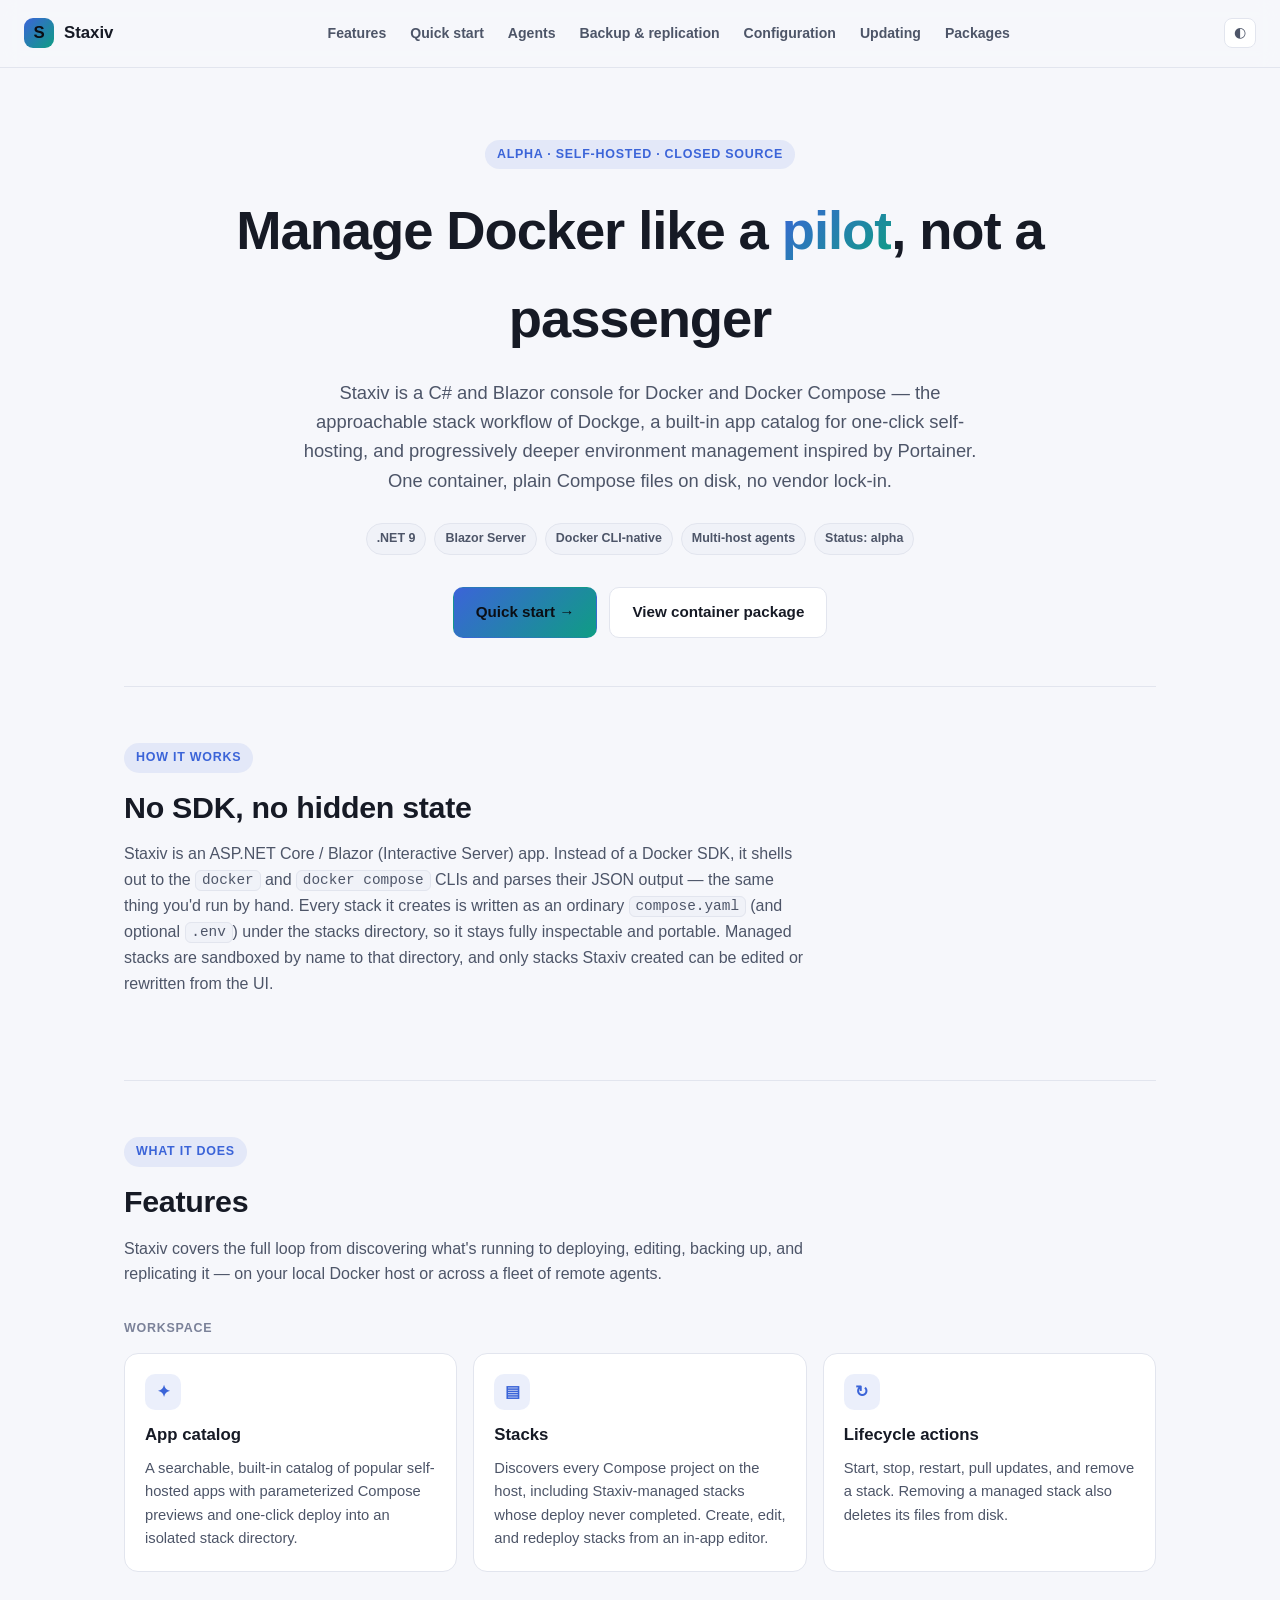
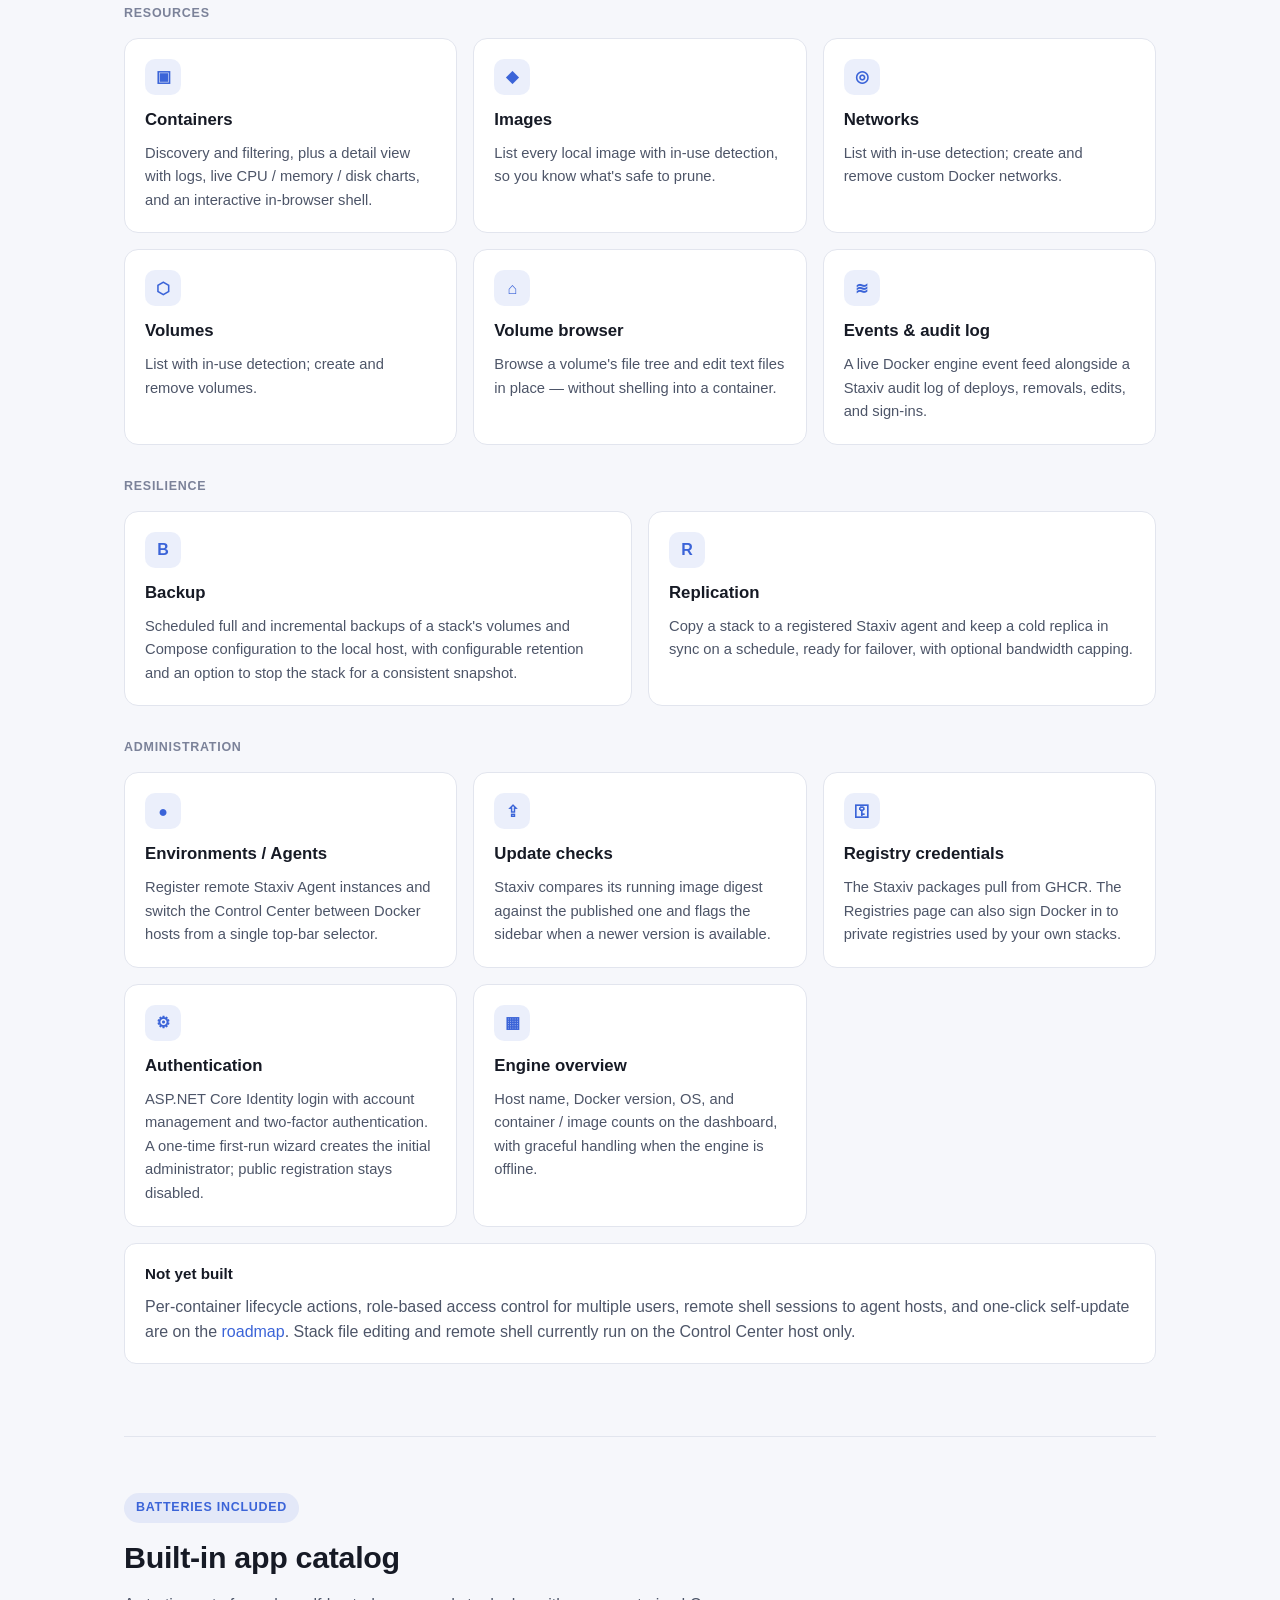
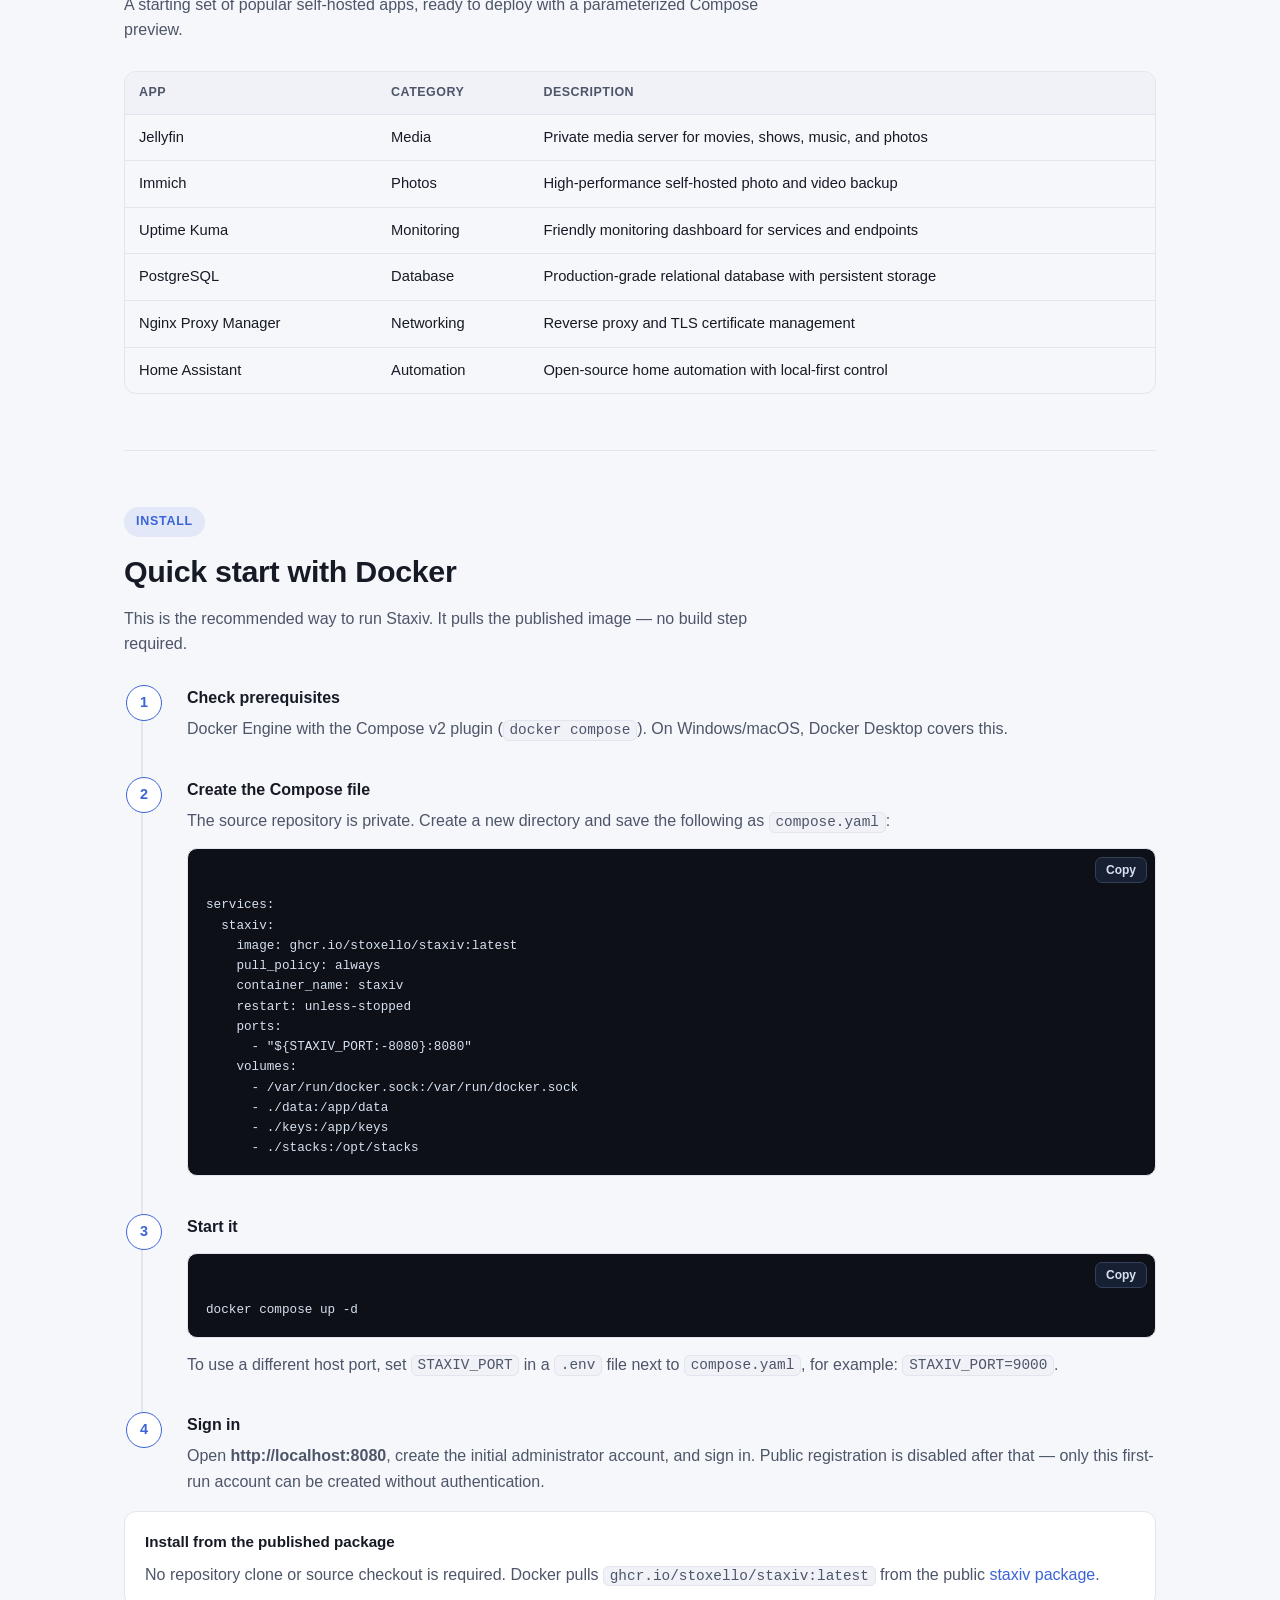
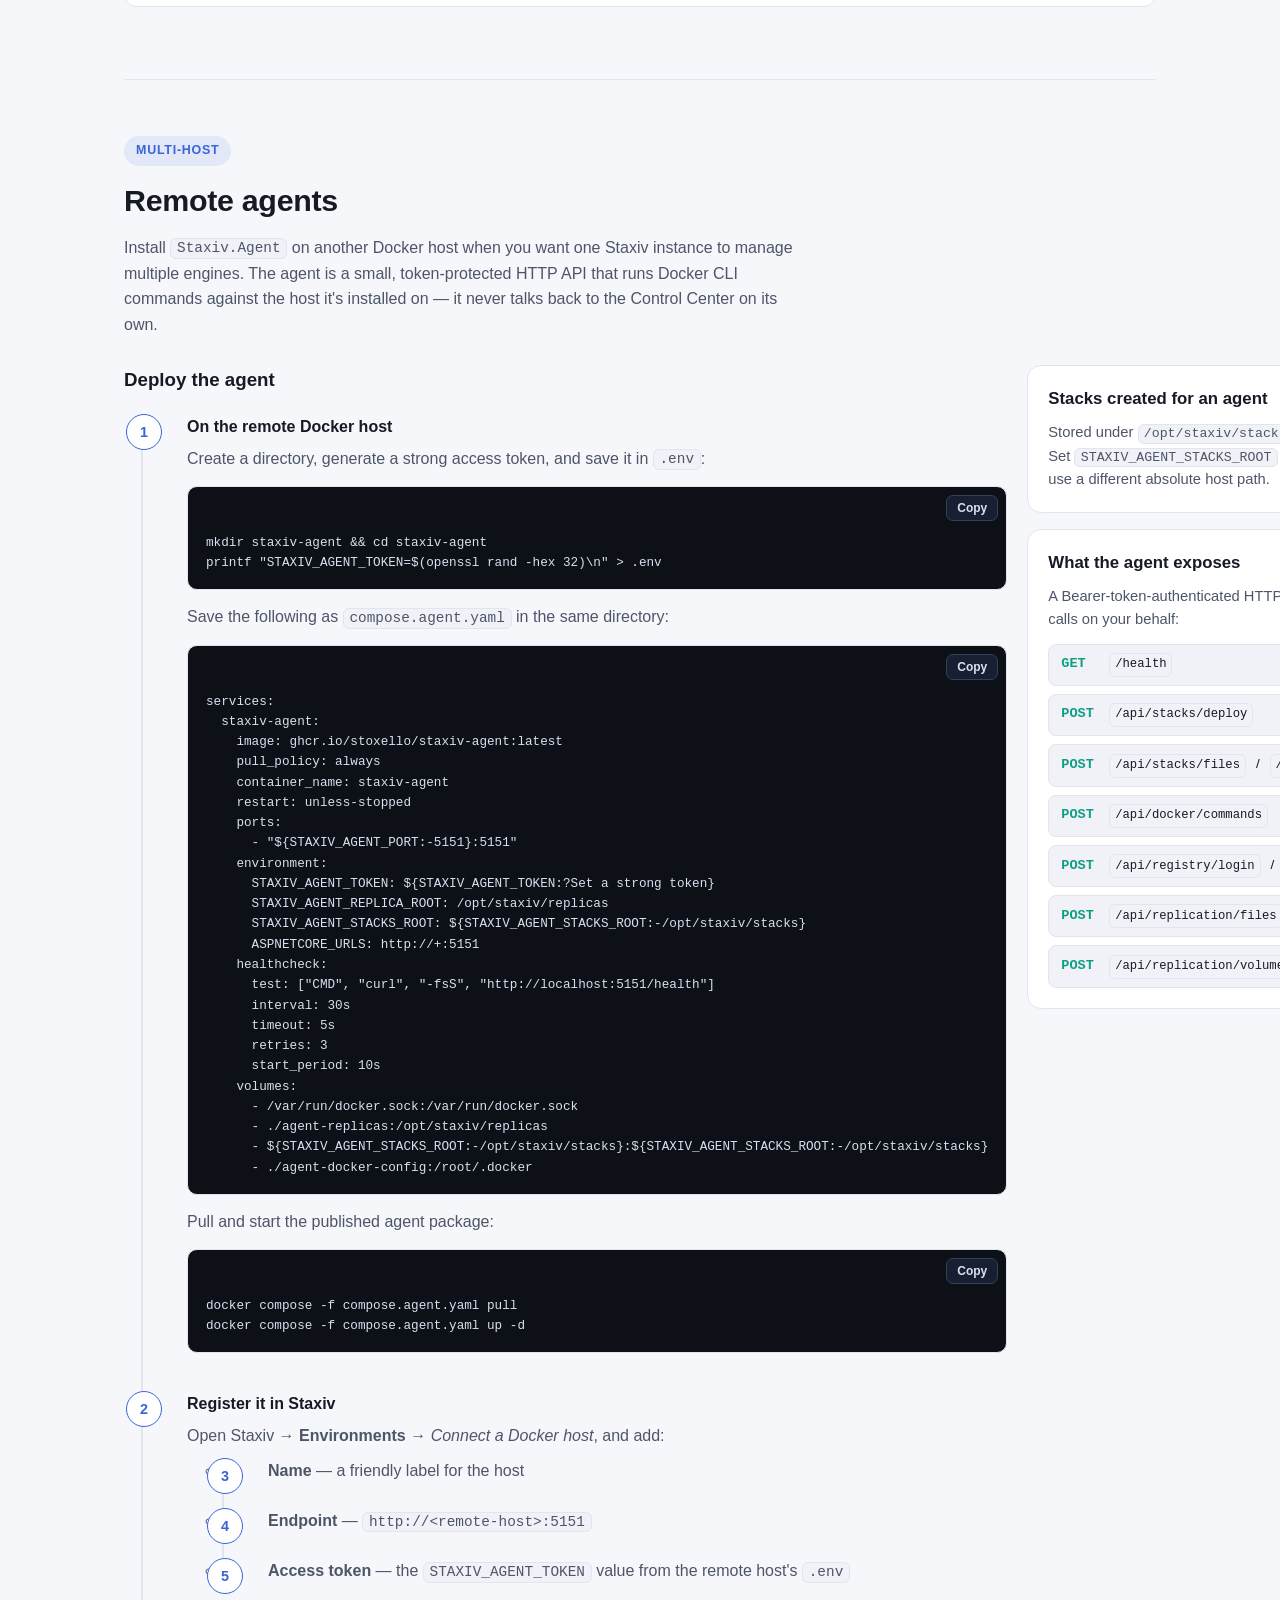
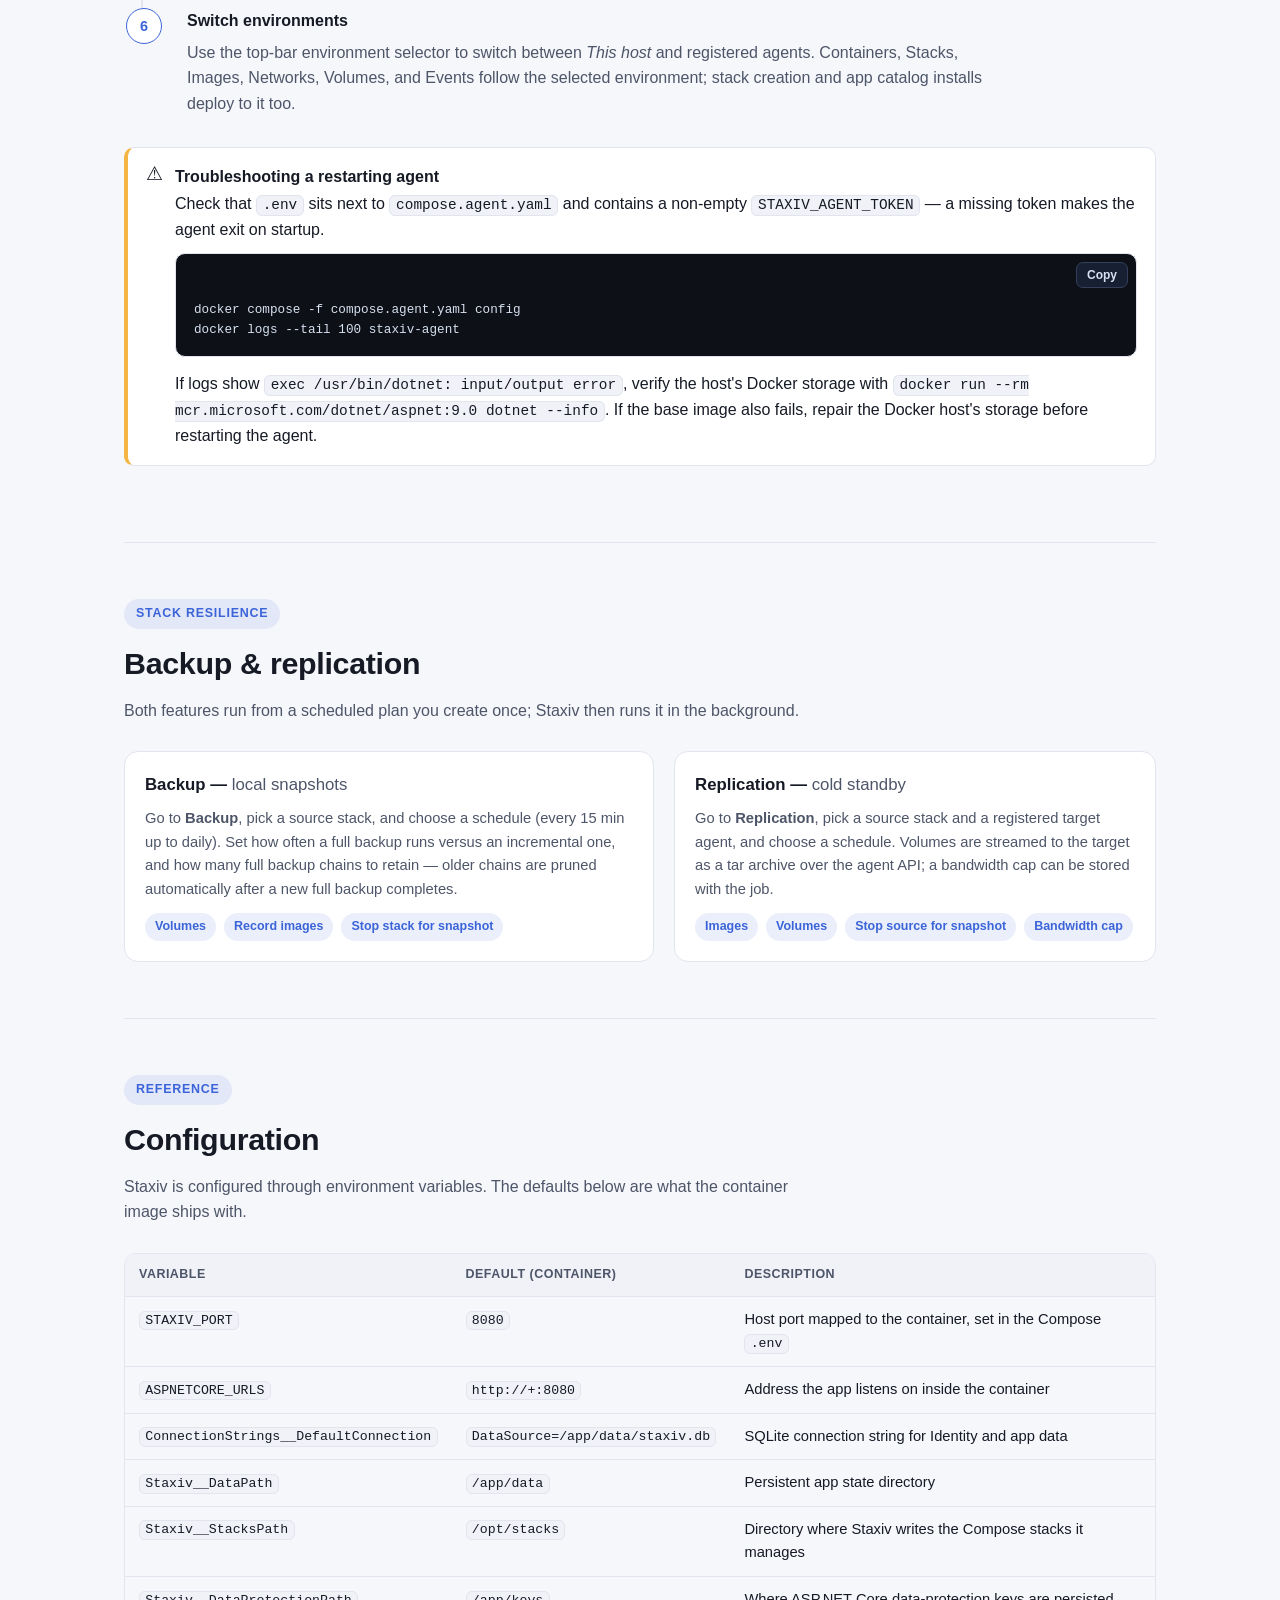
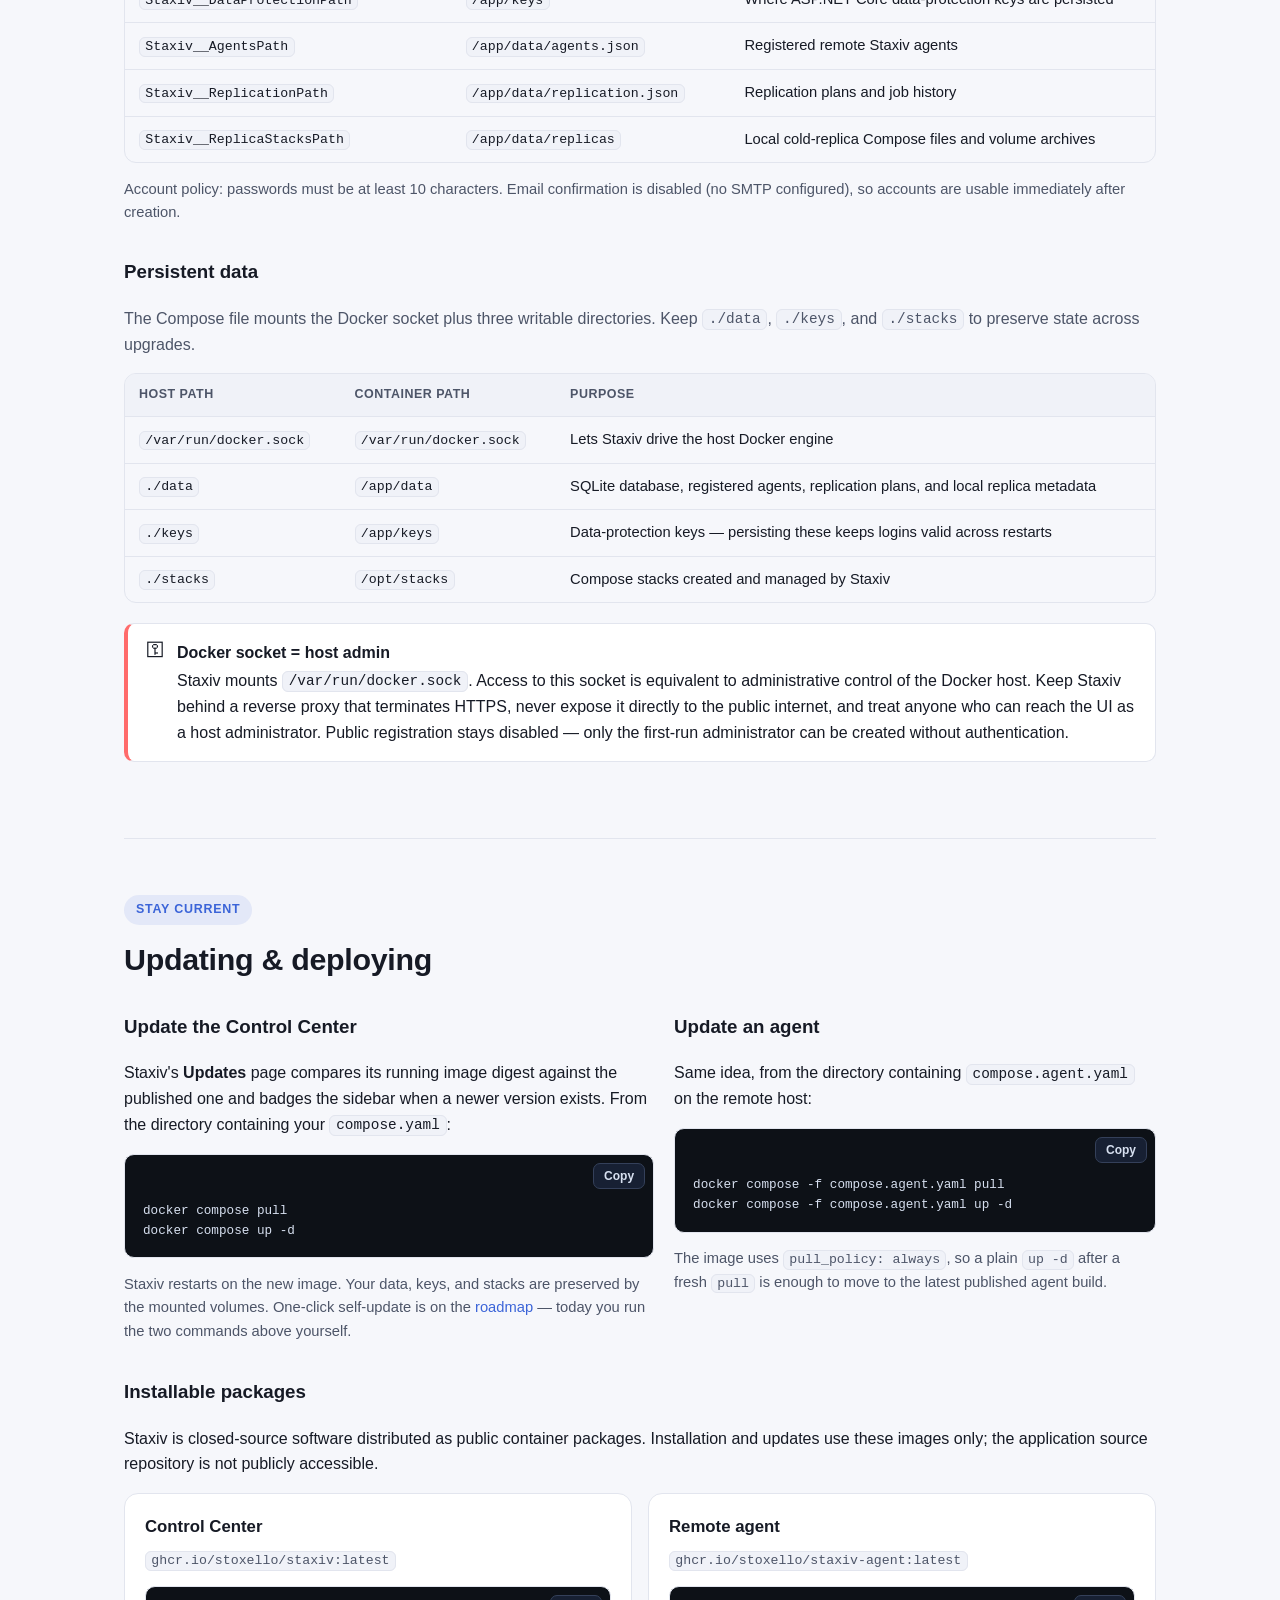
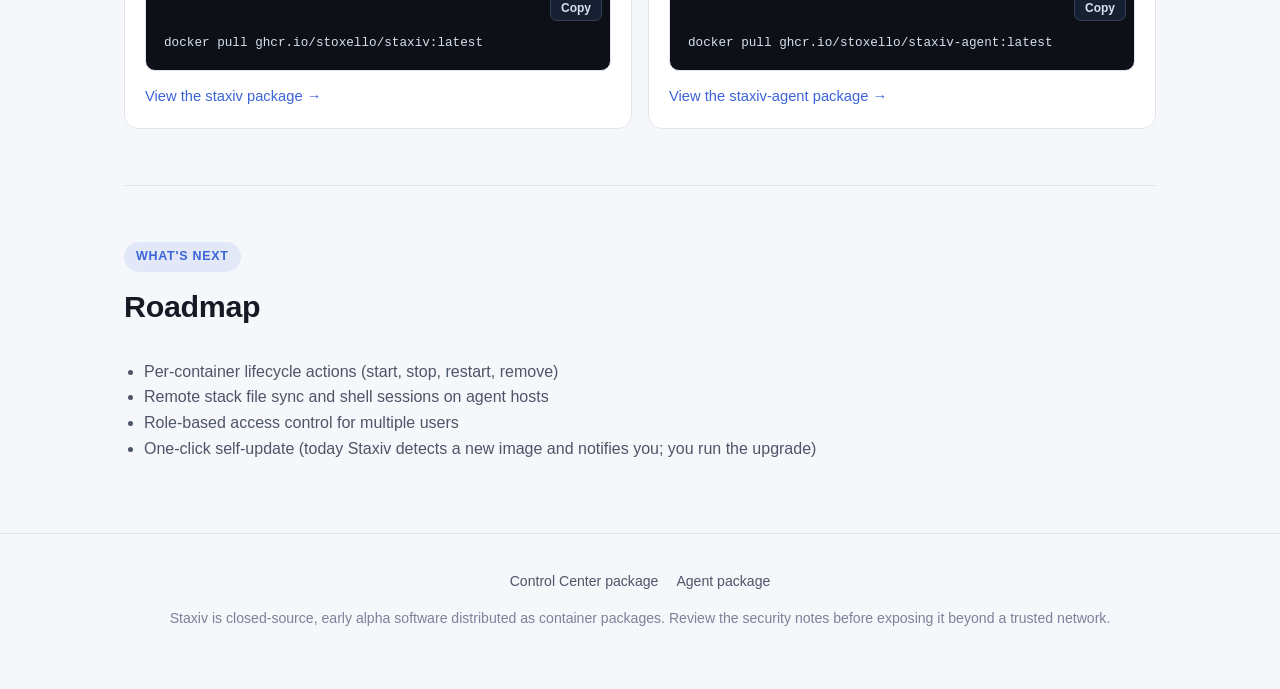
<file: docs/index.html>
<!doctype html>
<html lang="en">
<head>
<meta charset="utf-8">
<meta name="viewport" content="width=device-width, initial-scale=1">
<title>Staxiv — Docker &amp; Compose management console</title>
<meta name="description" content="Staxiv is a self-hosted C#/Blazor console for managing Docker: stacks, containers, images, networks, volumes, backups, replication, and remote agents.">
<style>
  :root{
    --bg:#0b0e14;
    --bg-elev:#11151f;
    --bg-elev-2:#161b28;
    --border:#242b3d;
    --text:#e7ebf3;
    --text-dim:#9aa4bb;
    --text-faint:#6b7690;
    --accent:#5b8cff;
    --accent-2:#7cd9c7;
    --accent-soft:rgba(91,140,255,0.12);
    --danger:#ff6b6b;
    --warn:#f5b544;
    --code-bg:#0d1117;
    --shadow:0 8px 30px rgba(0,0,0,0.35);
    --radius:14px;
    color-scheme: dark;
  }
  :root[data-theme="light"]{
    --bg:#f6f7fb;
    --bg-elev:#ffffff;
    --bg-elev-2:#f0f2f8;
    --border:#e2e5ee;
    --text:#161a25;
    --text-dim:#4d5568;
    --text-faint:#7b8299;
    --accent:#3b64d8;
    --accent-2:#0f9d84;
    --accent-soft:rgba(59,100,216,0.1);
    --code-bg:#0d1117;
    --shadow:0 8px 30px rgba(20,25,40,0.08);
    color-scheme: light;
  }
  @media (prefers-color-scheme: light){
    :root:not([data-theme="dark"]){
      --bg:#f6f7fb;
      --bg-elev:#ffffff;
      --bg-elev-2:#f0f2f8;
      --border:#e2e5ee;
      --text:#161a25;
      --text-dim:#4d5568;
      --text-faint:#7b8299;
      --accent:#3b64d8;
      --accent-2:#0f9d84;
      --accent-soft:rgba(59,100,216,0.1);
      --code-bg:#0d1117;
      --shadow:0 8px 30px rgba(20,25,40,0.08);
      color-scheme: light;
    }
  }
  *{box-sizing:border-box;}
  html{scroll-behavior:smooth;}
  body{
    margin:0;
    background:var(--bg);
    color:var(--text);
    font-family: -apple-system, BlinkMacSystemFont, "Segoe UI", Inter, Roboto, Helvetica, Arial, sans-serif;
    line-height:1.6;
    overflow-x:hidden;
  }
  a{color:var(--accent);text-decoration:none;}
  a:hover{text-decoration:underline;}
  code, pre{
    font-family: ui-monospace, SFMono-Regular, "SF Mono", Menlo, Consolas, "Liberation Mono", monospace;
  }
  code{
    background:var(--bg-elev-2);
    border:1px solid var(--border);
    padding:0.1em 0.4em;
    border-radius:6px;
    font-size:0.9em;
  }
  pre{
    position:relative;
    background:var(--code-bg);
    color:#d7e0f0;
    border:1px solid var(--border);
    border-radius:10px;
    padding:46px 18px 16px;
    overflow-x:auto;
    font-size:0.88rem;
    max-width:100%;
  }
  pre code{display:block;background:none;border:none;padding:0;}
  .copy-btn{
    position:absolute;top:8px;right:8px;
    border:1px solid #34405a;background:#172033;color:#d7e0f0;
    border-radius:7px;padding:5px 10px;cursor:pointer;
    font:600 0.75rem -apple-system, BlinkMacSystemFont, "Segoe UI", sans-serif;
  }
  .copy-btn:hover,.copy-btn:focus-visible{border-color:var(--accent);color:#fff;outline:none;}
  .copy-btn.copied{border-color:var(--accent-2);color:var(--accent-2);}

  .skip-link{position:absolute;left:-999px;top:0;background:var(--accent);color:#fff;padding:8px 14px;border-radius:8px;z-index:100;}
  .skip-link:focus{left:12px;top:12px;}

  header.site{
    position:sticky;top:0;z-index:50;
    display:flex;align-items:center;justify-content:space-between;
    padding:14px 24px;
    background:color-mix(in srgb, var(--bg) 88%, transparent);
    backdrop-filter:blur(10px);
    border-bottom:1px solid var(--border);
    gap:16px;
  }
  .brand{display:flex;align-items:center;gap:10px;font-weight:700;font-size:1.05rem;white-space:nowrap;}
  .brand .mark{
    width:30px;height:30px;border-radius:9px;
    background:linear-gradient(135deg,var(--accent),var(--accent-2));
    display:flex;align-items:center;justify-content:center;color:#0b0e14;font-weight:800;
  }
  nav.top{display:flex;gap:4px;flex-wrap:wrap;overflow-x:auto;}
  nav.top a{
    color:var(--text-dim);font-size:0.88rem;font-weight:600;
    padding:8px 10px;border-radius:8px;white-space:nowrap;
  }
  nav.top a:hover{color:var(--text);background:var(--bg-elev-2);text-decoration:none;}
  .header-actions{display:flex;align-items:center;gap:8px;}
  .icon-btn{
    border:1px solid var(--border);background:var(--bg-elev);color:var(--text-dim);
    border-radius:8px;padding:7px 9px;cursor:pointer;font-size:0.85rem;line-height:1;
  }
  .icon-btn:hover{color:var(--text);border-color:var(--accent);}
  main{max-width:1080px;margin:0 auto;padding:0 24px;}

  .hero{
    padding:72px 0 48px;
    text-align:center;
  }
  .eyebrow{
    display:inline-block;font-size:0.78rem;font-weight:700;letter-spacing:0.06em;text-transform:uppercase;
    color:var(--accent);background:var(--accent-soft);padding:5px 12px;border-radius:999px;margin-bottom:18px;
  }
  .hero h1{
    font-size:clamp(2.2rem,5vw,3.4rem);
    margin:0 0 16px;
    letter-spacing:-0.02em;
  }
  .hero h1 span{
    background:linear-gradient(135deg,var(--accent),var(--accent-2));
    -webkit-background-clip:text;background-clip:text;color:transparent;
  }
  .hero p.lead{
    font-size:1.15rem;color:var(--text-dim);max-width:680px;margin:0 auto 28px;
  }
  .badges{display:flex;gap:8px;justify-content:center;flex-wrap:wrap;margin-bottom:32px;}
  .badge{
    font-size:0.78rem;font-weight:600;padding:5px 10px;border-radius:999px;
    background:var(--bg-elev-2);border:1px solid var(--border);color:var(--text-dim);
  }
  .cta-row{display:flex;gap:12px;justify-content:center;flex-wrap:wrap;}
  .btn{
    display:inline-flex;align-items:center;gap:8px;
    padding:12px 22px;border-radius:10px;font-weight:700;font-size:0.95rem;
    border:1px solid transparent;cursor:pointer;
  }
  .btn-primary{background:linear-gradient(135deg,var(--accent),var(--accent-2));color:#0b0e14;}
  .btn-primary:hover{text-decoration:none;filter:brightness(1.06);}
  .btn-secondary{background:var(--bg-elev);border-color:var(--border);color:var(--text);}
  .btn-secondary:hover{text-decoration:none;border-color:var(--accent);}

  .alert{
    display:flex;gap:12px;align-items:flex-start;
    background:var(--bg-elev);border:1px solid var(--border);border-left:4px solid var(--warn);
    border-radius:10px;padding:16px 18px;margin:20px 0;
  }
  .alert.danger{border-left-color:var(--danger);}
  .alert .ico{font-size:1.2rem;line-height:1;}
  .alert strong{display:block;margin-bottom:2px;}

  section{padding:56px 0;border-top:1px solid var(--border);}
  section:first-of-type{border-top:none;}
  .section-head{margin-bottom:28px;max-width:680px;}
  .section-head .eyebrow{margin-bottom:10px;}
  .section-head h2{font-size:1.9rem;margin:0 0 10px;letter-spacing:-0.01em;}
  .section-head p{color:var(--text-dim);margin:0;}

  .grid{display:grid;gap:16px;}
  .grid.cols-3{grid-template-columns:repeat(3,1fr);}
  .grid.cols-2{grid-template-columns:repeat(2,1fr);}
  @media (max-width:820px){
    .grid.cols-3{grid-template-columns:repeat(2,1fr);}
    .grid.cols-2{grid-template-columns:1fr;}
  }
  @media (max-width:560px){
    .grid.cols-3{grid-template-columns:1fr;}
  }

  .card{
    background:var(--bg-elev);border:1px solid var(--border);border-radius:var(--radius);
    padding:20px;
  }
  .card .ico{
    width:36px;height:36px;border-radius:10px;background:var(--accent-soft);color:var(--accent);
    display:flex;align-items:center;justify-content:center;font-weight:800;margin-bottom:12px;font-size:1rem;
  }
  .card h3{margin:0 0 8px;font-size:1.05rem;}
  .card p{margin:0;color:var(--text-dim);font-size:0.92rem;}

  .feature-group-title{
    font-size:0.78rem;font-weight:700;letter-spacing:0.06em;text-transform:uppercase;
    color:var(--text-faint);margin:32px 0 14px;
  }
  .feature-group-title:first-child{margin-top:0;}

  table{width:100%;border-collapse:collapse;font-size:0.92rem;}
  .table-wrap{overflow-x:auto;border:1px solid var(--border);border-radius:12px;}
  th,td{text-align:left;padding:11px 14px;border-bottom:1px solid var(--border);vertical-align:top;}
  th{background:var(--bg-elev-2);color:var(--text-dim);font-size:0.78rem;text-transform:uppercase;letter-spacing:0.04em;}
  tr:last-child td{border-bottom:none;}
  td code{white-space:nowrap;}

  .steps{counter-reset:step;list-style:none;padding:0;margin:0;}
  .steps li{
    counter-increment:step;
    position:relative;padding:0 0 24px 44px;
    border-left:2px solid var(--border);margin-left:17px;
  }
  .steps li:last-child{border-left-color:transparent;padding-bottom:0;}
  .steps li::before{
    content:counter(step);
    position:absolute;left:-17px;top:0;
    width:34px;height:34px;border-radius:50%;
    background:var(--bg-elev);border:1px solid var(--accent);color:var(--accent);
    display:flex;align-items:center;justify-content:center;font-weight:700;font-size:0.9rem;
  }
  .steps h4{margin:0 0 6px;font-size:1rem;}
  .steps p{margin:0 0 10px;color:var(--text-dim);}

  .callout{
    background:var(--bg-elev);border:1px solid var(--border);border-radius:12px;
    padding:18px 20px;margin:16px 0;
  }
  .callout h4{margin:0 0 8px;font-size:0.95rem;}

  .two-col{display:grid;grid-template-columns:1.1fr 1fr;gap:20px;align-items:start;}
  @media (max-width:820px){.two-col{grid-template-columns:1fr;}}

  .pill-row{display:flex;flex-wrap:wrap;gap:8px;margin:12px 0 0;}
  .pill{font-size:0.78rem;font-weight:600;padding:4px 10px;border-radius:999px;background:var(--accent-soft);color:var(--accent);}

  .api-list{list-style:none;margin:0;padding:0;display:grid;gap:8px;}
  .api-list li{
    display:flex;gap:10px;align-items:baseline;
    background:var(--bg-elev-2);border:1px solid var(--border);border-radius:8px;padding:8px 12px;font-size:0.85rem;
  }
  .method{font-weight:700;color:var(--accent-2);font-family:ui-monospace,monospace;min-width:38px;}

  footer{
    border-top:1px solid var(--border);padding:36px 24px 60px;text-align:center;color:var(--text-faint);font-size:0.88rem;
  }
  footer a{color:var(--text-dim);}
  .foot-links{display:flex;gap:18px;justify-content:center;flex-wrap:wrap;margin-bottom:14px;}

  .anchor-offset{scroll-margin-top:74px;}

  ::selection{background:var(--accent-soft);}
</style>
</head>
<body>
<a class="skip-link" href="#main">Skip to content</a>

<header class="site">
  <div class="brand"><span class="mark">S</span> Staxiv</div>
  <nav class="top">
    <a href="#features">Features</a>
    <a href="#quick-start">Quick start</a>
    <a href="#agents">Agents</a>
    <a href="#resilience">Backup &amp; replication</a>
    <a href="#configuration">Configuration</a>
    <a href="#updating">Updating</a>
    <a href="#deploying">Packages</a>
  </nav>
  <div class="header-actions">
    <button class="icon-btn" id="theme-toggle" type="button" aria-label="Toggle color theme" title="Toggle color theme">◐</button>
  </div>
</header>

<main id="main">

  <section class="hero" style="border-top:none;">
    <span class="eyebrow">Alpha · self-hosted · closed source</span>
    <h1>Manage Docker like a <span>pilot</span>, not a passenger</h1>
    <p class="lead">
      Staxiv is a C# and Blazor console for Docker and Docker Compose — the approachable stack workflow
      of Dockge, a built-in app catalog for one-click self-hosting, and progressively deeper environment
      management inspired by Portainer. One container, plain Compose files on disk, no vendor lock-in.
    </p>
    <div class="badges">
      <span class="badge">.NET 9</span>
      <span class="badge">Blazor Server</span>
      <span class="badge">Docker CLI-native</span>
      <span class="badge">Multi-host agents</span>
      <span class="badge">Status: alpha</span>
    </div>
    <div class="cta-row">
      <a class="btn btn-primary" href="#quick-start">Quick start →</a>
      <a class="btn btn-secondary" href="https://github.com/users/stoxello/packages/container/package/staxiv" target="_blank" rel="noopener">View container package</a>
    </div>
  </section>

  <section id="overview" class="anchor-offset">
    <div class="section-head">
      <span class="eyebrow">How it works</span>
      <h2>No SDK, no hidden state</h2>
      <p>Staxiv is an ASP.NET Core / Blazor (Interactive Server) app. Instead of a Docker SDK, it shells
      out to the <code>docker</code> and <code>docker compose</code> CLIs and parses their JSON output — the
      same thing you'd run by hand. Every stack it creates is written as an ordinary <code>compose.yaml</code>
      (and optional <code>.env</code>) under the stacks directory, so it stays fully inspectable and portable.
      Managed stacks are sandboxed by name to that directory, and only stacks Staxiv created can be edited
      or rewritten from the UI.</p>
    </div>
  </section>

  <section id="features" class="anchor-offset">
    <div class="section-head">
      <span class="eyebrow">What it does</span>
      <h2>Features</h2>
      <p>Staxiv covers the full loop from discovering what's running to deploying, editing, backing up,
      and replicating it — on your local Docker host or across a fleet of remote agents.</p>
    </div>

    <div class="feature-group-title">Workspace</div>
    <div class="grid cols-3">
      <div class="card"><div class="ico">✦</div><h3>App catalog</h3><p>A searchable, built-in catalog of popular self-hosted apps with parameterized Compose previews and one-click deploy into an isolated stack directory.</p></div>
      <div class="card"><div class="ico">▤</div><h3>Stacks</h3><p>Discovers every Compose project on the host, including Staxiv-managed stacks whose deploy never completed. Create, edit, and redeploy stacks from an in-app editor.</p></div>
      <div class="card"><div class="ico">↻</div><h3>Lifecycle actions</h3><p>Start, stop, restart, pull updates, and remove a stack. Removing a managed stack also deletes its files from disk.</p></div>
    </div>

    <div class="feature-group-title">Resources</div>
    <div class="grid cols-3">
      <div class="card"><div class="ico">▣</div><h3>Containers</h3><p>Discovery and filtering, plus a detail view with logs, live CPU / memory / disk charts, and an interactive in-browser shell.</p></div>
      <div class="card"><div class="ico">◆</div><h3>Images</h3><p>List every local image with in-use detection, so you know what's safe to prune.</p></div>
      <div class="card"><div class="ico">◎</div><h3>Networks</h3><p>List with in-use detection; create and remove custom Docker networks.</p></div>
      <div class="card"><div class="ico">⬡</div><h3>Volumes</h3><p>List with in-use detection; create and remove volumes.</p></div>
      <div class="card"><div class="ico">⌂</div><h3>Volume browser</h3><p>Browse a volume's file tree and edit text files in place — without shelling into a container.</p></div>
      <div class="card"><div class="ico">≋</div><h3>Events &amp; audit log</h3><p>A live Docker engine event feed alongside a Staxiv audit log of deploys, removals, edits, and sign-ins.</p></div>
    </div>

    <div class="feature-group-title">Resilience</div>
    <div class="grid cols-2">
      <div class="card"><div class="ico">B</div><h3>Backup</h3><p>Scheduled full and incremental backups of a stack's volumes and Compose configuration to the local host, with configurable retention and an option to stop the stack for a consistent snapshot.</p></div>
      <div class="card"><div class="ico">R</div><h3>Replication</h3><p>Copy a stack to a registered Staxiv agent and keep a cold replica in sync on a schedule, ready for failover, with optional bandwidth capping.</p></div>
    </div>

    <div class="feature-group-title">Administration</div>
    <div class="grid cols-3">
      <div class="card"><div class="ico">●</div><h3>Environments / Agents</h3><p>Register remote Staxiv Agent instances and switch the Control Center between Docker hosts from a single top-bar selector.</p></div>
      <div class="card"><div class="ico">⇪</div><h3>Update checks</h3><p>Staxiv compares its running image digest against the published one and flags the sidebar when a newer version is available.</p></div>
      <div class="card"><div class="ico">⚿</div><h3>Registry credentials</h3><p>The Staxiv packages pull from GHCR. The Registries page can also sign Docker in to private registries used by your own stacks.</p></div>
      <div class="card"><div class="ico">⚙</div><h3>Authentication</h3><p>ASP.NET Core Identity login with account management and two-factor authentication. A one-time first-run wizard creates the initial administrator; public registration stays disabled.</p></div>
      <div class="card"><div class="ico">▦</div><h3>Engine overview</h3><p>Host name, Docker version, OS, and container / image counts on the dashboard, with graceful handling when the engine is offline.</p></div>
    </div>

    <div class="callout">
      <h4>Not yet built</h4>
      <p style="margin:0;color:var(--text-dim);">Per-container lifecycle actions, role-based access control for multiple users, remote shell sessions to agent hosts, and one-click self-update are on the <a href="#roadmap">roadmap</a>. Stack file editing and remote shell currently run on the Control Center host only.</p>
    </div>
  </section>

  <section id="catalog" class="anchor-offset">
    <div class="section-head">
      <span class="eyebrow">Batteries included</span>
      <h2>Built-in app catalog</h2>
      <p>A starting set of popular self-hosted apps, ready to deploy with a parameterized Compose preview.</p>
    </div>
    <div class="table-wrap">
      <table>
        <thead><tr><th>App</th><th>Category</th><th>Description</th></tr></thead>
        <tbody>
          <tr><td>Jellyfin</td><td>Media</td><td>Private media server for movies, shows, music, and photos</td></tr>
          <tr><td>Immich</td><td>Photos</td><td>High-performance self-hosted photo and video backup</td></tr>
          <tr><td>Uptime Kuma</td><td>Monitoring</td><td>Friendly monitoring dashboard for services and endpoints</td></tr>
          <tr><td>PostgreSQL</td><td>Database</td><td>Production-grade relational database with persistent storage</td></tr>
          <tr><td>Nginx Proxy Manager</td><td>Networking</td><td>Reverse proxy and TLS certificate management</td></tr>
          <tr><td>Home Assistant</td><td>Automation</td><td>Open-source home automation with local-first control</td></tr>
        </tbody>
      </table>
    </div>
  </section>

  <section id="quick-start" class="anchor-offset">
    <div class="section-head">
      <span class="eyebrow">Install</span>
      <h2>Quick start with Docker</h2>
      <p>This is the recommended way to run Staxiv. It pulls the published image — no build step required.</p>
    </div>

    <ol class="steps">
      <li>
        <h4>Check prerequisites</h4>
        <p>Docker Engine with the Compose v2 plugin (<code>docker compose</code>). On Windows/macOS, Docker Desktop covers this.</p>
      </li>
      <li>
        <h4>Create the Compose file</h4>
        <p>The source repository is private. Create a new directory and save the following as <code>compose.yaml</code>:</p>
<pre><code>services:
  staxiv:
    image: ghcr.io/stoxello/staxiv:latest
    pull_policy: always
    container_name: staxiv
    restart: unless-stopped
    ports:
      - "${STAXIV_PORT:-8080}:8080"
    volumes:
      - /var/run/docker.sock:/var/run/docker.sock
      - ./data:/app/data
      - ./keys:/app/keys
      - ./stacks:/opt/stacks</code></pre>
      </li>
      <li>
        <h4>Start it</h4>
<pre><code>docker compose up -d</code></pre>
        <p>To use a different host port, set <code>STAXIV_PORT</code> in a <code>.env</code> file next to <code>compose.yaml</code>, for example: <code>STAXIV_PORT=9000</code>.</p>
      </li>
      <li>
        <h4>Sign in</h4>
        <p>Open <strong>http://localhost:8080</strong>, create the initial administrator account, and sign in. Public registration is disabled after that — only this first-run account can be created without authentication.</p>
      </li>
    </ol>

    <div class="callout">
      <h4>Install from the published package</h4>
      <p style="margin:0;color:var(--text-dim);">No repository clone or source checkout is required. Docker pulls <code>ghcr.io/stoxello/staxiv:latest</code> from the public <a href="https://github.com/users/stoxello/packages/container/package/staxiv" target="_blank" rel="noopener">staxiv package</a>.</p>
    </div>
  </section>

  <section id="agents" class="anchor-offset">
    <div class="section-head">
      <span class="eyebrow">Multi-host</span>
      <h2>Remote agents</h2>
      <p>Install <code>Staxiv.Agent</code> on another Docker host when you want one Staxiv instance
      to manage multiple engines. The agent is a small, token-protected HTTP API that runs Docker CLI commands
      against the host it's installed on — it never talks back to the Control Center on its own.</p>
    </div>

    <div class="two-col">
      <div>
        <h3 style="margin-top:0;">Deploy the agent</h3>
        <ol class="steps">
          <li>
            <h4>On the remote Docker host</h4>
            <p>Create a directory, generate a strong access token, and save it in <code>.env</code>:</p>
<pre><code>mkdir staxiv-agent &amp;&amp; cd staxiv-agent
printf "STAXIV_AGENT_TOKEN=$(openssl rand -hex 32)\n" &gt; .env</code></pre>
            <p>Save the following as <code>compose.agent.yaml</code> in the same directory:</p>
<pre><code>services:
  staxiv-agent:
    image: ghcr.io/stoxello/staxiv-agent:latest
    pull_policy: always
    container_name: staxiv-agent
    restart: unless-stopped
    ports:
      - "${STAXIV_AGENT_PORT:-5151}:5151"
    environment:
      STAXIV_AGENT_TOKEN: ${STAXIV_AGENT_TOKEN:?Set a strong token}
      STAXIV_AGENT_REPLICA_ROOT: /opt/staxiv/replicas
      STAXIV_AGENT_STACKS_ROOT: ${STAXIV_AGENT_STACKS_ROOT:-/opt/staxiv/stacks}
      ASPNETCORE_URLS: http://+:5151
    healthcheck:
      test: ["CMD", "curl", "-fsS", "http://localhost:5151/health"]
      interval: 30s
      timeout: 5s
      retries: 3
      start_period: 10s
    volumes:
      - /var/run/docker.sock:/var/run/docker.sock
      - ./agent-replicas:/opt/staxiv/replicas
      - ${STAXIV_AGENT_STACKS_ROOT:-/opt/staxiv/stacks}:${STAXIV_AGENT_STACKS_ROOT:-/opt/staxiv/stacks}
      - ./agent-docker-config:/root/.docker</code></pre>
            <p>Pull and start the published agent package:</p>
<pre><code>docker compose -f compose.agent.yaml pull
docker compose -f compose.agent.yaml up -d</code></pre>
          </li>
          <li>
            <h4>Register it in Staxiv</h4>
            <p>Open Staxiv → <strong>Environments</strong> → <em>Connect a Docker host</em>, and add:</p>
            <ul style="color:var(--text-dim);margin:0 0 0 18px;padding:0;">
              <li><strong>Name</strong> — a friendly label for the host</li>
              <li><strong>Endpoint</strong> — <code>http://&lt;remote-host&gt;:5151</code></li>
              <li><strong>Access token</strong> — the <code>STAXIV_AGENT_TOKEN</code> value from the remote host's <code>.env</code></li>
            </ul>
          </li>
          <li>
            <h4>Switch environments</h4>
            <p>Use the top-bar environment selector to switch between <em>This host</em> and registered agents. Containers, Stacks, Images, Networks, Volumes, and Events follow the selected environment; stack creation and app catalog installs deploy to it too.</p>
          </li>
        </ol>
      </div>
      <div>
        <div class="card" style="margin-bottom:16px;">
          <h3 style="margin-top:0;">Stacks created for an agent</h3>
          <p>Stored under <code>/opt/staxiv/stacks</code> on that host by default. Set <code>STAXIV_AGENT_STACKS_ROOT</code> in the agent's <code>.env</code> to use a different absolute host path.</p>
        </div>
        <div class="card">
          <h3 style="margin-top:0;">What the agent exposes</h3>
          <p style="margin-bottom:12px;">A Bearer-token-authenticated HTTP API the Control Center calls on your behalf:</p>
          <ul class="api-list">
            <li><span class="method">GET</span> <code>/health</code></li>
            <li><span class="method">POST</span> <code>/api/stacks/deploy</code></li>
            <li><span class="method">POST</span> <code>/api/stacks/files</code> / <code>/save</code></li>
            <li><span class="method">POST</span> <code>/api/docker/commands</code></li>
            <li><span class="method">POST</span> <code>/api/registry/login</code> / <code>/logout</code></li>
            <li><span class="method">POST</span> <code>/api/replication/files</code></li>
            <li><span class="method">POST</span> <code>/api/replication/volumes/import</code> / <code>/export</code></li>
          </ul>
        </div>
      </div>
    </div>

    <div class="alert">
      <span class="ico">⚠</span>
      <div>
        <strong>Troubleshooting a restarting agent</strong>
        Check that <code>.env</code> sits next to <code>compose.agent.yaml</code> and contains a non-empty <code>STAXIV_AGENT_TOKEN</code> — a missing token makes the agent exit on startup.
<pre style="margin-top:10px;"><code>docker compose -f compose.agent.yaml config
docker logs --tail 100 staxiv-agent</code></pre>
        <p style="margin:10px 0 0;">If logs show <code>exec /usr/bin/dotnet: input/output error</code>, verify the host's Docker storage with <code>docker run --rm mcr.microsoft.com/dotnet/aspnet:9.0 dotnet --info</code>. If the base image also fails, repair the Docker host's storage before restarting the agent.</p>
      </div>
    </div>
  </section>

  <section id="resilience" class="anchor-offset">
    <div class="section-head">
      <span class="eyebrow">Stack resilience</span>
      <h2>Backup &amp; replication</h2>
      <p>Both features run from a scheduled plan you create once; Staxiv then runs it in the background.</p>
    </div>

    <div class="two-col">
      <div class="card">
        <h3 style="margin-top:0;">Backup — <span style="color:var(--text-dim);font-weight:400;">local snapshots</span></h3>
        <p>Go to <strong>Backup</strong>, pick a source stack, and choose a schedule (every 15 min up to daily). Set
        how often a full backup runs versus an incremental one, and how many full backup chains to retain — older
        chains are pruned automatically after a new full backup completes.</p>
        <div class="pill-row">
          <span class="pill">Volumes</span>
          <span class="pill">Record images</span>
          <span class="pill">Stop stack for snapshot</span>
        </div>
      </div>
      <div class="card">
        <h3 style="margin-top:0;">Replication — <span style="color:var(--text-dim);font-weight:400;">cold standby</span></h3>
        <p>Go to <strong>Replication</strong>, pick a source stack and a registered target agent, and choose a
        schedule. Volumes are streamed to the target as a tar archive over the agent API; a bandwidth cap can be
        stored with the job.</p>
        <div class="pill-row">
          <span class="pill">Images</span>
          <span class="pill">Volumes</span>
          <span class="pill">Stop source for snapshot</span>
          <span class="pill">Bandwidth cap</span>
        </div>
      </div>
    </div>
  </section>

  <section id="configuration" class="anchor-offset">
    <div class="section-head">
      <span class="eyebrow">Reference</span>
      <h2>Configuration</h2>
      <p>Staxiv is configured through environment variables. The defaults below are what the container image ships with.</p>
    </div>
    <div class="table-wrap">
      <table>
        <thead><tr><th>Variable</th><th>Default (container)</th><th>Description</th></tr></thead>
        <tbody>
          <tr><td><code>STAXIV_PORT</code></td><td><code>8080</code></td><td>Host port mapped to the container, set in the Compose <code>.env</code></td></tr>
          <tr><td><code>ASPNETCORE_URLS</code></td><td><code>http://+:8080</code></td><td>Address the app listens on inside the container</td></tr>
          <tr><td><code>ConnectionStrings__DefaultConnection</code></td><td><code>DataSource=/app/data/staxiv.db</code></td><td>SQLite connection string for Identity and app data</td></tr>
          <tr><td><code>Staxiv__DataPath</code></td><td><code>/app/data</code></td><td>Persistent app state directory</td></tr>
          <tr><td><code>Staxiv__StacksPath</code></td><td><code>/opt/stacks</code></td><td>Directory where Staxiv writes the Compose stacks it manages</td></tr>
          <tr><td><code>Staxiv__DataProtectionPath</code></td><td><code>/app/keys</code></td><td>Where ASP.NET Core data-protection keys are persisted</td></tr>
          <tr><td><code>Staxiv__AgentsPath</code></td><td><code>/app/data/agents.json</code></td><td>Registered remote Staxiv agents</td></tr>
          <tr><td><code>Staxiv__ReplicationPath</code></td><td><code>/app/data/replication.json</code></td><td>Replication plans and job history</td></tr>
          <tr><td><code>Staxiv__ReplicaStacksPath</code></td><td><code>/app/data/replicas</code></td><td>Local cold-replica Compose files and volume archives</td></tr>
        </tbody>
      </table>
    </div>
    <p style="color:var(--text-dim);font-size:0.92rem;">Account policy: passwords must be at least 10 characters. Email confirmation is disabled (no SMTP configured), so accounts are usable immediately after creation.</p>

    <h3 style="margin-top:32px;">Persistent data</h3>
    <p style="color:var(--text-dim);">The Compose file mounts the Docker socket plus three writable directories. Keep <code>./data</code>, <code>./keys</code>, and <code>./stacks</code> to preserve state across upgrades.</p>
    <div class="table-wrap">
      <table>
        <thead><tr><th>Host path</th><th>Container path</th><th>Purpose</th></tr></thead>
        <tbody>
          <tr><td><code>/var/run/docker.sock</code></td><td><code>/var/run/docker.sock</code></td><td>Lets Staxiv drive the host Docker engine</td></tr>
          <tr><td><code>./data</code></td><td><code>/app/data</code></td><td>SQLite database, registered agents, replication plans, and local replica metadata</td></tr>
          <tr><td><code>./keys</code></td><td><code>/app/keys</code></td><td>Data-protection keys — persisting these keeps logins valid across restarts</td></tr>
          <tr><td><code>./stacks</code></td><td><code>/opt/stacks</code></td><td>Compose stacks created and managed by Staxiv</td></tr>
        </tbody>
      </table>
    </div>

    <div class="alert danger" id="registries">
      <span class="ico">⚿</span>
      <div>
        <strong>Docker socket = host admin</strong>
        Staxiv mounts <code>/var/run/docker.sock</code>. Access to this socket is equivalent to administrative control of the Docker host. Keep Staxiv behind a reverse proxy that terminates HTTPS, never expose it directly to the public internet, and treat anyone who can reach the UI as a host administrator. Public registration stays disabled — only the first-run administrator can be created without authentication.
      </div>
    </div>
  </section>

  <section id="updating" class="anchor-offset">
    <div class="section-head">
      <span class="eyebrow">Stay current</span>
      <h2>Updating &amp; deploying</h2>
    </div>

    <div class="two-col">
      <div>
        <h3 style="margin-top:0;">Update the Control Center</h3>
        <p>Staxiv's <strong>Updates</strong> page compares its running image digest against the published one and
        badges the sidebar when a newer version exists. From the directory containing your <code>compose.yaml</code>:</p>
<pre><code>docker compose pull
docker compose up -d</code></pre>
        <p style="color:var(--text-dim);font-size:0.92rem;">Staxiv restarts on the new image. Your data, keys, and stacks are preserved by the mounted volumes. One-click self-update is on the <a href="#roadmap">roadmap</a> — today you run the two commands above yourself.</p>
      </div>
      <div>
        <h3 style="margin-top:0;">Update an agent</h3>
        <p>Same idea, from the directory containing <code>compose.agent.yaml</code> on the remote host:</p>
<pre><code>docker compose -f compose.agent.yaml pull
docker compose -f compose.agent.yaml up -d</code></pre>
        <p style="color:var(--text-dim);font-size:0.92rem;">The image uses <code>pull_policy: always</code>, so a plain <code>up -d</code> after a fresh <code>pull</code> is enough to move to the latest published agent build.</p>
      </div>
    </div>

    <h3 id="deploying">Installable packages</h3>
    <p>Staxiv is closed-source software distributed as public container packages. Installation and updates use these images only; the application source repository is not publicly accessible.</p>
    <div class="grid cols-2">
      <div class="card">
        <h3 style="margin-top:0;">Control Center</h3>
        <p><code>ghcr.io/stoxello/staxiv:latest</code></p>
<pre><code>docker pull ghcr.io/stoxello/staxiv:latest</code></pre>
        <p><a href="https://github.com/users/stoxello/packages/container/package/staxiv" target="_blank" rel="noopener">View the staxiv package →</a></p>
      </div>
      <div class="card">
        <h3 style="margin-top:0;">Remote agent</h3>
        <p><code>ghcr.io/stoxello/staxiv-agent:latest</code></p>
<pre><code>docker pull ghcr.io/stoxello/staxiv-agent:latest</code></pre>
        <p><a href="https://github.com/users/stoxello/packages/container/package/staxiv-agent" target="_blank" rel="noopener">View the staxiv-agent package →</a></p>
      </div>
    </div>
  </section>

  <section id="roadmap" class="anchor-offset">
    <div class="section-head">
      <span class="eyebrow">What's next</span>
      <h2>Roadmap</h2>
    </div>
    <ul style="color:var(--text-dim);padding-left:20px;">
      <li>Per-container lifecycle actions (start, stop, restart, remove)</li>
      <li>Remote stack file sync and shell sessions on agent hosts</li>
      <li>Role-based access control for multiple users</li>
      <li>One-click self-update (today Staxiv detects a new image and notifies you; you run the upgrade)</li>
    </ul>
  </section>

</main>

<footer>
  <div class="foot-links">
    <a href="https://github.com/users/stoxello/packages/container/package/staxiv" target="_blank" rel="noopener">Control Center package</a>
    <a href="https://github.com/users/stoxello/packages/container/package/staxiv-agent" target="_blank" rel="noopener">Agent package</a>
  </div>
  <div>Staxiv is closed-source, early alpha software distributed as container packages. Review the security notes before exposing it beyond a trusted network.</div>
</footer>

<script>
  (function(){
    var root = document.documentElement;
    var btn = document.getElementById('theme-toggle');
    var stored = null;
    try { stored = localStorage.getItem('staxiv-docs-theme'); } catch(e) {}
    if (stored === 'light' || stored === 'dark') root.setAttribute('data-theme', stored);
    btn.addEventListener('click', function(){
      var current = root.getAttribute('data-theme');
      var prefersDark = window.matchMedia && window.matchMedia('(prefers-color-scheme: dark)').matches;
      var effective = current || (prefersDark ? 'dark' : 'light');
      var next = effective === 'dark' ? 'light' : 'dark';
      root.setAttribute('data-theme', next);
      try { localStorage.setItem('staxiv-docs-theme', next); } catch(e) {}
    });

    function fallbackCopy(text){
      var area = document.createElement('textarea');
      area.value = text;
      area.setAttribute('readonly', '');
      area.style.position = 'fixed';
      area.style.opacity = '0';
      document.body.appendChild(area);
      area.select();
      var copied = document.execCommand('copy');
      document.body.removeChild(area);
      return copied;
    }

    document.querySelectorAll('pre').forEach(function(pre, index){
      var code = pre.querySelector('code');
      if (!code) return;
      var copy = document.createElement('button');
      copy.type = 'button';
      copy.className = 'copy-btn';
      copy.textContent = 'Copy';
      copy.setAttribute('aria-label', 'Copy code block ' + (index + 1));
      copy.addEventListener('click', async function(){
        var text = code.innerText;
        var copied = false;
        try {
          if (navigator.clipboard && window.isSecureContext) {
            await navigator.clipboard.writeText(text);
            copied = true;
          } else {
            copied = fallbackCopy(text);
          }
        } catch(e) {
          copied = fallbackCopy(text);
        }
        copy.textContent = copied ? 'Copied!' : 'Copy failed';
        copy.classList.toggle('copied', copied);
        window.setTimeout(function(){
          copy.textContent = 'Copy';
          copy.classList.remove('copied');
        }, 1600);
      });
      pre.appendChild(copy);
    });
  })();
</script>
</body>
</html>
</file>
